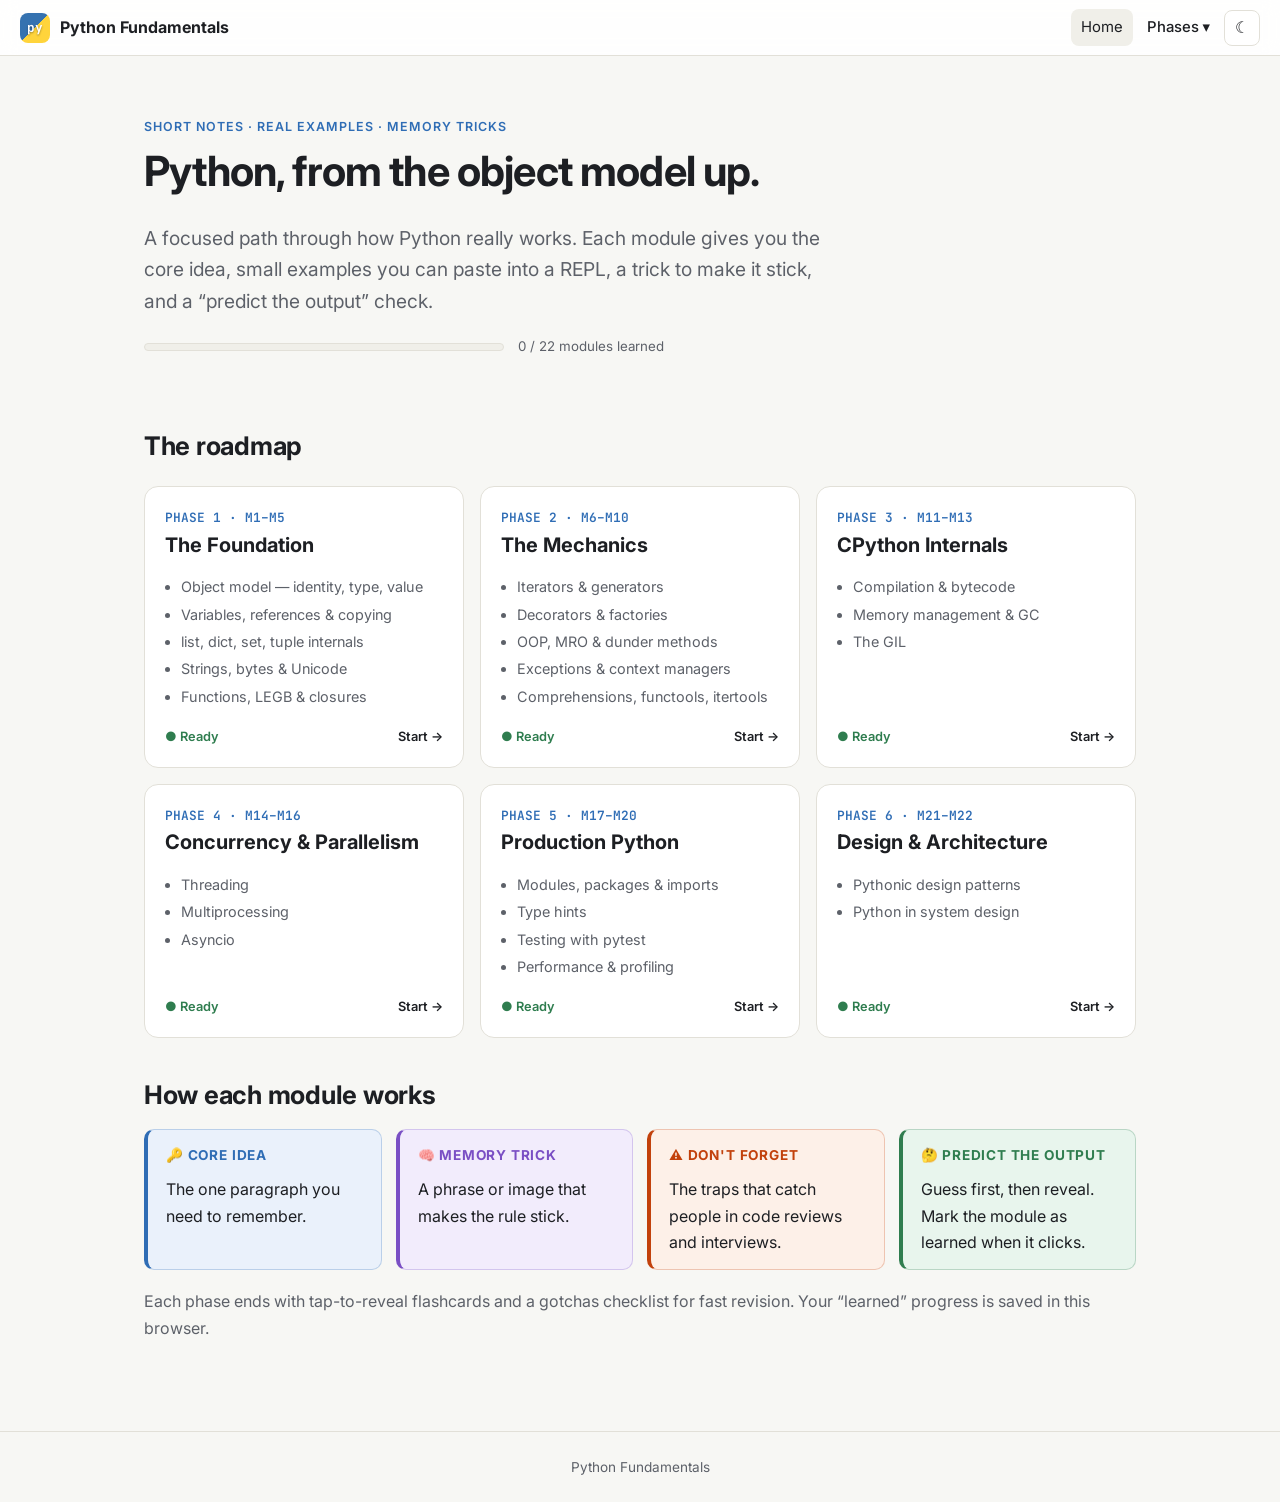
<file: index.html>
<!doctype html>
<html lang="en">
<head>
  <meta charset="utf-8">
  <meta name="viewport" content="width=device-width, initial-scale=1">
  <title>Python Fundamentals</title>
  <meta name="description" content="Learn Python fundamentals with short notes, runnable examples and easy-to-remember tricks.">
  <link rel="preconnect" href="https://fonts.googleapis.com">
  <link rel="preconnect" href="https://fonts.gstatic.com" crossorigin>
  <link href="https://fonts.googleapis.com/css2?family=Inter:wght@400;500;600;700&family=JetBrains+Mono:wght@400;600&display=swap" rel="stylesheet">
  <link rel="stylesheet" href="assets/css/style.css">
</head>
<body>

<header class="topbar">
  <a class="brand" href="index.html"><span class="brand-logo">py</span><span class="brand-text">Python Fundamentals</span></a>
  <nav class="topnav">
    <a href="index.html" class="active hide-sm">Home</a>
    <div data-phase-menu></div>
    <button class="icon-btn" data-theme-toggle aria-label="Toggle dark mode">☾</button>
  </nav>
</header>

<main class="home">
  <section class="hero">
    <span class="eyebrow">Short notes · Real examples · Memory tricks</span>
    <h1>Python, from the object model up.</h1>
    <p class="lead">A focused path through how Python really works. Each module gives you the core idea, small examples you can paste into a REPL, a trick to make it stick, and a “predict the output” check.</p>

    <div class="progress-strip" data-progress="">
      <div class="progress-bar"><span></span></div>
      <small class="muted" data-progress-label>&nbsp;</small>
    </div>
  </section>

  <h2>The roadmap</h2>
  <div class="phase-grid" data-phase-grid></div>

  <h2>How each module works</h2>
  <div class="how-grid">
    <div class="callout core"><div class="callout-title">🔑 Core idea</div><p>The one paragraph you need to remember.</p></div>
    <div class="callout trick"><div class="callout-title">🧠 Memory trick</div><p>A phrase or image that makes the rule stick.</p></div>
    <div class="callout warn"><div class="callout-title">⚠️ Don't forget</div><p>The traps that catch people in code reviews and interviews.</p></div>
    <div class="callout good"><div class="callout-title">🤔 Predict the output</div><p>Guess first, then reveal. Mark the module as learned when it clicks.</p></div>
  </div>
  <p class="muted">Each phase ends with tap-to-reveal flashcards and a gotchas checklist for fast revision. Your “learned” progress is saved in this browser.</p>
</main>

<footer class="footer">Python Fundamentals</footer>

<script src="assets/js/app.js"></script>
</body>
</html>
</file>
<file: assets/css/style.css>
/* ==========================================================================
   Python Fundamentals — shared styles
   ========================================================================== */

:root {
  --bg: #f7f7f4;
  --surface: #ffffff;
  --surface-2: #f0efe9;
  --border: #e2e0d8;
  --text: #1d1f23;
  --text-muted: #5d6169;
  --accent: #2f6db5;          /* python blue */
  --accent-soft: #e5eef9;
  --accent-2: #e0a800;        /* python yellow */

  --core: #2f6db5;   --core-bg: #eaf1fb;
  --trick: #7a4fc4;  --trick-bg: #f2ecfc;
  --warn: #c2410c;   --warn-bg: #fdf0e8;
  --good: #2f7d4f;   --good-bg: #e8f5ed;

  --code-bg: #1e2230;
  --code-text: #e4e6ee;
  --tok-keyword: #c792ea;
  --tok-string: #c3e88d;
  --tok-number: #f78c6c;
  --tok-comment: #7f879c;
  --tok-func: #82aaff;
  --tok-builtin: #ffcb6b;
  --tok-meta: #89ddff;

  --radius: 10px;
  --sidebar-w: 270px;
  --topbar-h: 56px;
  --font-sans: "Inter", system-ui, -apple-system, "Segoe UI", sans-serif;
  --font-mono: "JetBrains Mono", ui-monospace, "Cascadia Code", Consolas, monospace;
  color-scheme: light;
}

@media (prefers-color-scheme: dark) {
  :root:not([data-theme="light"]) {
    --bg: #14161b;
    --surface: #1b1e25;
    --surface-2: #232731;
    --border: #2e333e;
    --text: #e6e8ec;
    --text-muted: #9aa1ad;
    --accent: #6ea8ef;
    --accent-soft: #1f2b3d;
    --accent-2: #ffd43b;
    --core: #6ea8ef;   --core-bg: #1a2433;
    --trick: #b392f0;  --trick-bg: #251f35;
    --warn: #f59e66;   --warn-bg: #2e1f17;
    --good: #6cc48f;   --good-bg: #17281e;
    --code-bg: #0f1117;
    color-scheme: dark;
  }
}
:root[data-theme="dark"] {
  --bg: #14161b;
  --surface: #1b1e25;
  --surface-2: #232731;
  --border: #2e333e;
  --text: #e6e8ec;
  --text-muted: #9aa1ad;
  --accent: #6ea8ef;
  --accent-soft: #1f2b3d;
  --accent-2: #ffd43b;
  --core: #6ea8ef;   --core-bg: #1a2433;
  --trick: #b392f0;  --trick-bg: #251f35;
  --warn: #f59e66;   --warn-bg: #2e1f17;
  --good: #6cc48f;   --good-bg: #17281e;
  --code-bg: #0f1117;
  color-scheme: dark;
}

/* ---------- Base ---------- */
*, *::before, *::after { box-sizing: border-box; }
html { scroll-behavior: smooth; scroll-padding-top: calc(var(--topbar-h) + 16px); }
body {
  margin: 0;
  background: var(--bg);
  color: var(--text);
  font-family: var(--font-sans);
  font-size: 16px;
  line-height: 1.65;
  -webkit-font-smoothing: antialiased;
}
a { color: var(--accent); text-decoration: none; }
a:hover { text-decoration: underline; }
h1, h2, h3, h4 { line-height: 1.25; margin: 1.6em 0 0.6em; }
h1 { font-size: 2.1rem; margin-top: 0; letter-spacing: -0.02em; }
h2 { font-size: 1.6rem; letter-spacing: -0.01em; }
h3 { font-size: 1.2rem; }
p { margin: 0.6em 0; }
ul, ol { padding-left: 1.3em; }
li { margin: 0.25em 0; }
code {
  font-family: var(--font-mono);
  font-size: 0.88em;
  background: var(--surface-2);
  border: 1px solid var(--border);
  border-radius: 5px;
  padding: 0.08em 0.35em;
}
kbd {
  font-family: var(--font-mono);
  font-size: 0.8em;
  border: 1px solid var(--border);
  border-bottom-width: 2px;
  border-radius: 4px;
  padding: 0 0.35em;
  background: var(--surface);
}
.muted { color: var(--text-muted); }

/* ---------- Top bar ---------- */
.topbar {
  position: sticky; top: 0; z-index: 50;
  height: var(--topbar-h);
  display: flex; align-items: center; gap: 16px;
  padding: 0 20px;
  background: color-mix(in srgb, var(--surface) 88%, transparent);
  backdrop-filter: blur(8px);
  border-bottom: 1px solid var(--border);
}
.brand {
  display: flex; align-items: center; gap: 10px;
  font-weight: 700; color: var(--text); white-space: nowrap;
}
.brand:hover { text-decoration: none; }
.brand-logo {
  width: 30px; height: 30px; border-radius: 8px;
  display: grid; place-items: center;
  background: linear-gradient(135deg, #3572b0 50%, #ffd43b 50%);
  color: #fff; font-family: var(--font-mono); font-size: 0.8rem; font-weight: 700;
  text-shadow: 0 1px 2px rgba(0,0,0,.4);
}
.topnav { display: flex; gap: 4px; margin-left: auto; align-items: center; }
.topnav a {
  color: var(--text-muted); padding: 6px 10px; border-radius: 8px; font-size: 0.93rem;
}
.topnav a:hover, .topnav a.active { color: var(--text); background: var(--surface-2); text-decoration: none; }
.phase-menu { position: relative; }
.phase-menu summary {
  list-style: none; cursor: pointer; user-select: none;
  color: var(--text); padding: 6px 10px; border-radius: 8px; font-size: 0.93rem; font-weight: 500;
}
.phase-menu summary::-webkit-details-marker { display: none; }
.phase-menu summary:hover, .phase-menu[open] summary { background: var(--surface-2); }
.phase-menu-list {
  position: absolute; right: 0; top: calc(100% + 6px); z-index: 60;
  width: 270px; padding: 6px;
  background: var(--surface); border: 1px solid var(--border); border-radius: 12px;
  box-shadow: 0 12px 32px rgba(0,0,0,.18);
}
.phase-menu-list a, .phase-menu-list span.soon {
  display: flex; align-items: center; gap: 10px;
  padding: 8px 10px; border-radius: 8px; color: var(--text); font-size: 0.9rem;
}
.phase-menu-list a:hover { background: var(--surface-2); text-decoration: none; }
.phase-menu-list a.active { background: var(--accent-soft); color: var(--accent); font-weight: 600; }
.phase-menu-list span.soon { color: var(--text-muted); cursor: default; }
.phase-menu-list .num {
  width: 22px; height: 22px; border-radius: 6px; flex: none;
  display: grid; place-items: center;
  font-family: var(--font-mono); font-size: 0.75rem; font-weight: 600;
  background: var(--surface-2); color: var(--accent);
}
.phase-menu-list small { margin-left: auto; font-size: 0.72rem; color: var(--text-muted); }
.icon-btn {
  border: 1px solid var(--border); background: var(--surface); color: var(--text);
  width: 36px; height: 36px; border-radius: 8px; cursor: pointer;
  display: grid; place-items: center; font-size: 1rem;
}
.icon-btn:hover { background: var(--surface-2); }
.menu-btn { display: none; }

/* ---------- Layout ---------- */
.layout {
  display: grid;
  grid-template-columns: var(--sidebar-w) minmax(0, 1fr);
  max-width: 1280px; margin: 0 auto;
}
.sidebar {
  position: sticky; top: var(--topbar-h);
  height: calc(100vh - var(--topbar-h));
  overflow-y: auto;
  padding: 24px 16px 40px 20px;
  border-right: 1px solid var(--border);
  font-size: 0.92rem;
}
.sidebar h4 {
  margin: 0 0 8px; font-size: 0.75rem; text-transform: uppercase;
  letter-spacing: 0.08em; color: var(--text-muted);
}
.sidebar ol { list-style: none; padding: 0; margin: 0 0 20px; }
.sidebar li { margin: 0; }
.sidebar a {
  display: flex; align-items: center; gap: 8px;
  padding: 6px 10px; border-radius: 7px; color: var(--text-muted);
}
.sidebar a:hover { background: var(--surface-2); color: var(--text); text-decoration: none; }
.sidebar a.active { background: var(--accent-soft); color: var(--accent); font-weight: 600; }
.sidebar .sub a { padding-left: 28px; font-size: 0.86rem; }
.sidebar .done-dot {
  width: 8px; height: 8px; border-radius: 50%; flex: none;
  border: 1.5px solid var(--border);
}
.sidebar .done-dot.on { background: var(--good); border-color: var(--good); }

.content {
  padding: 36px 48px 80px;
  max-width: 900px;
  width: 100%;
  min-width: 0;
}

/* ---------- Page header ---------- */
.eyebrow {
  display: inline-block; font-size: 0.78rem; font-weight: 600;
  text-transform: uppercase; letter-spacing: 0.08em;
  color: var(--accent); margin-bottom: 8px;
}
.lead { font-size: 1.12rem; color: var(--text-muted); max-width: 680px; }
.roadmap {
  display: flex; flex-wrap: wrap; gap: 8px; margin: 22px 0 8px; padding: 0; list-style: none;
}
.roadmap li { margin: 0; }
.roadmap a {
  display: inline-flex; align-items: center; gap: 6px;
  padding: 6px 12px; border-radius: 999px;
  border: 1px solid var(--border); background: var(--surface);
  color: var(--text); font-size: 0.88rem;
}
.roadmap a:hover { border-color: var(--accent); text-decoration: none; }
.roadmap .num { font-family: var(--font-mono); color: var(--accent); font-weight: 600; }

/* ---------- Module sections ---------- */
.module {
  margin-top: 56px;
  padding-top: 8px;
  border-top: 1px solid var(--border);
}
.module-head { display: flex; align-items: flex-start; gap: 16px; justify-content: space-between; flex-wrap: wrap; }
.module-head h2 { margin-top: 0.8em; }
.module-tag {
  font-family: var(--font-mono); font-size: 0.8rem; font-weight: 600;
  color: var(--accent); display: block; margin-top: 28px;
}
.learn-btn {
  margin-top: 1.4em;
  border: 1px solid var(--border); background: var(--surface); color: var(--text-muted);
  padding: 7px 14px; border-radius: 999px; cursor: pointer; font: inherit; font-size: 0.86rem;
}
.learn-btn:hover { border-color: var(--good); color: var(--good); }
.learn-btn.on { background: var(--good-bg); border-color: var(--good); color: var(--good); font-weight: 600; }

/* ---------- Callouts ---------- */
.callout {
  border-radius: var(--radius);
  padding: 14px 18px;
  margin: 18px 0;
  border: 1px solid transparent;
  border-left-width: 4px;
}
.callout > :first-child { margin-top: 0; }
.callout > :last-child { margin-bottom: 0; }
.callout-title {
  display: flex; align-items: center; gap: 8px;
  font-weight: 700; font-size: 0.85rem; text-transform: uppercase; letter-spacing: 0.06em;
  margin-bottom: 6px;
}
.callout.core  { background: var(--core-bg);  border-color: color-mix(in srgb, var(--core) 25%, transparent);  border-left-color: var(--core); }
.callout.core .callout-title { color: var(--core); }
.callout.trick { background: var(--trick-bg); border-color: color-mix(in srgb, var(--trick) 25%, transparent); border-left-color: var(--trick); }
.callout.trick .callout-title { color: var(--trick); }
.callout.warn  { background: var(--warn-bg);  border-color: color-mix(in srgb, var(--warn) 25%, transparent);  border-left-color: var(--warn); }
.callout.warn .callout-title { color: var(--warn); }
.callout.good  { background: var(--good-bg);  border-color: color-mix(in srgb, var(--good) 25%, transparent);  border-left-color: var(--good); }
.callout.good .callout-title { color: var(--good); }
.callout ul { margin: 0.3em 0; }
.callout .mnemonic {
  font-size: 1.15rem; font-weight: 700; letter-spacing: 0.01em; margin: 2px 0 4px;
}

/* ---------- Module intro & optional deep dive ---------- */
.analogy {
  display: flex; gap: 14px; align-items: flex-start;
  margin: 18px 0; padding: 14px 18px;
  border: 1px dashed var(--border); border-radius: var(--radius); background: var(--surface);
}
.analogy .emoji { font-size: 1.8rem; line-height: 1; flex: none; }
.analogy p { margin: 0.2em 0; }
.analogy strong:first-child { display: block; margin-bottom: 2px; }

details.deeper {
  margin: 24px 0 8px;
  border: 1px solid var(--border); border-radius: var(--radius);
  background: var(--surface);
}
details.deeper > summary {
  cursor: pointer; list-style: none; user-select: none;
  padding: 12px 18px; font-weight: 600;
  display: flex; align-items: center; gap: 10px;
}
details.deeper > summary::-webkit-details-marker { display: none; }
details.deeper > summary::after { content: "Show ▾"; margin-left: auto; font-size: 0.8rem; color: var(--accent); font-weight: 600; }
details.deeper[open] > summary::after { content: "Hide ▴"; }
details.deeper > summary small { font-weight: 400; color: var(--text-muted); }
details.deeper > .deeper-body { padding: 0 18px 16px; border-top: 1px solid var(--border); }
details.deeper h3:first-child, details.deeper h4:first-child { margin-top: 1em; }

/* ---------- Tables ---------- */
.table-wrap { overflow-x: auto; margin: 16px 0; border: 1px solid var(--border); border-radius: var(--radius); }
table { width: 100%; border-collapse: collapse; font-size: 0.93rem; background: var(--surface); }
th, td { padding: 9px 14px; text-align: left; border-bottom: 1px solid var(--border); vertical-align: top; }
th { background: var(--surface-2); font-weight: 600; font-size: 0.85rem; }
tr:last-child td { border-bottom: none; }

/* ---------- Code ---------- */
.code {
  position: relative;
  margin: 16px 0;
  border-radius: var(--radius);
  background: var(--code-bg);
  overflow: hidden;
}
.code-label {
  display: flex; justify-content: space-between; align-items: center;
  padding: 6px 12px 6px 16px;
  font-family: var(--font-mono); font-size: 0.75rem; color: #8b93a7;
  border-bottom: 1px solid rgba(255,255,255,0.06);
}
.copy-btn {
  border: 1px solid rgba(255,255,255,0.12); background: transparent; color: #aab2c5;
  font: inherit; font-size: 0.72rem; padding: 2px 8px; border-radius: 5px; cursor: pointer;
}
.copy-btn:hover { color: #fff; border-color: rgba(255,255,255,0.3); }
pre {
  margin: 0; padding: 14px 16px; overflow-x: auto;
  font-family: var(--font-mono); font-size: 0.86rem; line-height: 1.6;
  color: var(--code-text);
}
pre code { background: none; border: none; padding: 0; font-size: inherit; color: inherit; }

/* highlight.js tokens — themed via variables */
.hljs-keyword, .hljs-literal, .hljs-selector-tag { color: var(--tok-keyword); }
.hljs-string, .hljs-subst .hljs-string { color: var(--tok-string); }
.hljs-number { color: var(--tok-number); }
.hljs-comment { color: var(--tok-comment); font-style: italic; }
.hljs-title, .hljs-title.function_, .hljs-title.class_ { color: var(--tok-func); }
.hljs-built_in, .hljs-type { color: var(--tok-builtin); }
.hljs-meta, .hljs-decorator, .hljs-params { color: var(--tok-meta); }
.hljs-subst { color: var(--code-text); }

/* ASCII diagrams */
pre.diagram {
  background: var(--surface); color: var(--text);
  border: 1px solid var(--border); border-radius: var(--radius);
  font-size: 0.82rem; margin: 16px 0;
}

/* ---------- Predict the output ---------- */
.predict {
  border: 1px solid var(--border); border-radius: var(--radius);
  background: var(--surface); margin: 20px 0; overflow: hidden;
}
.predict-head {
  padding: 10px 16px; font-weight: 600; font-size: 0.9rem;
  display: flex; gap: 8px; align-items: center;
  border-bottom: 1px solid var(--border); background: var(--surface-2);
}
.predict .code { margin: 0; border-radius: 0; }
.predict details { padding: 0; }
.predict summary {
  cursor: pointer; padding: 10px 16px; font-weight: 600; color: var(--accent);
  font-size: 0.9rem; list-style: none; user-select: none;
}
.predict summary::-webkit-details-marker { display: none; }
.predict summary::before { content: "▸ "; }
.predict details[open] summary::before { content: "▾ "; }
.predict .answer { padding: 0 16px 14px; }
.predict .answer pre { background: var(--surface-2); color: var(--text); border-radius: 8px; padding: 10px 14px; }

/* ---------- Visual diagrams ---------- */
.diagram-box {
  border: 1px solid var(--border); border-radius: var(--radius);
  background: var(--surface); padding: 20px; margin: 18px 0;
}
.diagram-box svg { display: block; width: 100%; height: auto; max-width: 640px; margin: 0 auto; }
.diagram-box svg text { font-family: var(--font-sans); fill: var(--text); }
.diagram-box svg .mono { font-family: var(--font-mono); }
.diagram-caption { text-align: center; font-size: 0.85rem; color: var(--text-muted); margin-top: 10px; }

.split { display: grid; grid-template-columns: 1fr 1fr; gap: 14px; margin: 16px 0; }
.split > div {
  border: 1px solid var(--border); border-radius: var(--radius); padding: 14px 16px; background: var(--surface);
  min-width: 0;   /* let code blocks scroll inside the column instead of widening the page */
}
.split h4 { margin: 0 0 6px; font-size: 0.95rem; }
.split .pill-row { display: flex; flex-wrap: wrap; gap: 6px; }
.pill {
  font-family: var(--font-mono); font-size: 0.8rem; padding: 2px 9px; border-radius: 999px;
  border: 1px solid var(--border); background: var(--surface-2);
}
.split .mut h4 { color: var(--warn); }
.split .imm h4 { color: var(--good); }

/* nested LEGB */
.legb { margin: 18px 0; }
.legb div {
  border: 2px solid var(--border); border-radius: 12px; padding: 10px 14px 14px;
  font-size: 0.9rem;
}
.legb div div { margin-top: 8px; }
.legb .b { background: var(--surface-2); }
.legb .g { background: var(--surface); }
.legb .e { background: var(--accent-soft); border-color: color-mix(in srgb, var(--accent) 30%, transparent); }
.legb .l { background: var(--trick-bg); border-color: color-mix(in srgb, var(--trick) 40%, transparent); }
.legb strong { font-family: var(--font-mono); }

/* exception tree */
.tree { font-family: var(--font-mono); font-size: 0.88rem; margin: 16px 0; padding: 14px 18px;
  border: 1px solid var(--border); border-radius: var(--radius); background: var(--surface); }
.tree ul { list-style: none; padding-left: 22px; margin: 0; border-left: 1px dashed var(--border); }
.tree > ul { border-left: none; padding-left: 0; }
.tree li { margin: 4px 0; }
.tree .bad { color: var(--warn); }
.tree .ok { color: var(--good); font-weight: 600; }
.tree .note { font-family: var(--font-sans); color: var(--text-muted); font-size: 0.82rem; }

/* flow steps */
.flow { display: flex; flex-wrap: wrap; align-items: center; gap: 8px; margin: 16px 0; }
.flow .step {
  padding: 8px 12px; border-radius: 8px; border: 1px solid var(--border);
  background: var(--surface); font-size: 0.88rem;
}
.flow .step code { font-size: 0.82rem; }
.flow .arrow { color: var(--text-muted); font-weight: 700; }

/* ---------- Flashcards ---------- */
.flashcards { display: grid; grid-template-columns: repeat(auto-fill, minmax(250px, 1fr)); gap: 14px; margin: 18px 0; }
.flashcard {
  perspective: 1000px; min-height: 150px; cursor: pointer;
  border: none; background: none; padding: 0; font: inherit; color: inherit; text-align: left;
}
.flashcard-inner {
  position: relative; width: 100%; height: 100%; min-height: 150px;
  transition: transform 0.45s; transform-style: preserve-3d;
}
.flashcard.flipped .flashcard-inner { transform: rotateY(180deg); }
.flashcard-face {
  position: absolute; inset: 0; backface-visibility: hidden;
  border: 1px solid var(--border); border-radius: var(--radius);
  padding: 16px 16px 26px; display: block; overflow-y: auto;
  font-size: 0.92rem;
}
.flashcard-front { background: var(--surface); font-weight: 600; }
.flashcard-front::after { content: "tap to reveal"; position: absolute; bottom: 10px; right: 14px; font-size: 0.72rem; font-weight: 400; color: var(--text-muted); }
.flashcard-back { background: var(--accent-soft); transform: rotateY(180deg); }
.flashcard:focus-visible .flashcard-face { outline: 2px solid var(--accent); outline-offset: 2px; }

/* ---------- Gotcha checklist ---------- */
.gotchas { counter-reset: g; list-style: none; padding: 0; }
.gotchas li {
  counter-increment: g; position: relative;
  padding: 10px 14px 10px 50px; margin: 8px 0;
  border: 1px solid var(--border); border-radius: 8px; background: var(--surface);
}
.gotchas li::before {
  content: counter(g); position: absolute; left: 12px; top: 10px;
  width: 26px; height: 26px; border-radius: 50%;
  background: var(--warn-bg); color: var(--warn); font-weight: 700; font-size: 0.8rem;
  display: grid; place-items: center;
}

/* ---------- Home page ---------- */
.hero { padding: 56px 0 24px; }
.hero h1 { font-size: 2.6rem; }
.hero .lead { font-size: 1.2rem; }
.home { max-width: 1040px; margin: 0 auto; padding: 0 24px 80px; }
.progress-strip {
  display: flex; align-items: center; gap: 14px; margin: 18px 0 8px; max-width: 520px;
}
.progress-bar { flex: 1; height: 8px; background: var(--surface-2); border-radius: 999px; overflow: hidden; border: 1px solid var(--border); }
.progress-bar span { display: block; height: 100%; width: 0; background: var(--good); transition: width .4s; }
.phase-grid { display: grid; grid-template-columns: repeat(auto-fill, minmax(300px, 1fr)); gap: 16px; margin: 24px 0; }
.phase-card {
  display: flex; flex-direction: column;
  border: 1px solid var(--border); border-radius: 14px; background: var(--surface);
  padding: 20px; color: var(--text); position: relative;
  transition: border-color .2s, transform .2s;
}
a.phase-card:hover { border-color: var(--accent); text-decoration: none; transform: translateY(-2px); }
.phase-card .phase-num { font-family: var(--font-mono); font-size: 0.8rem; color: var(--accent); font-weight: 600; }
.phase-card h3 { margin: 4px 0 8px; font-size: 1.25rem; }
.phase-card ul { margin: 6px 0 14px; padding-left: 1.1em; color: var(--text-muted); font-size: 0.9rem; }
.phase-card .status {
  margin-top: auto; font-size: 0.8rem; font-weight: 600;
  display: flex; justify-content: space-between; align-items: center;
}
.phase-card .status .ready { color: var(--good); }
.phase-card.locked { opacity: 0.6; }
.phase-card.locked .status { color: var(--text-muted); }
.how-grid { display: grid; grid-template-columns: repeat(auto-fill, minmax(220px, 1fr)); gap: 14px; margin: 18px 0; }
.how-grid .callout { margin: 0; }

.footer {
  border-top: 1px solid var(--border); padding: 24px; text-align: center;
  color: var(--text-muted); font-size: 0.85rem;
}

.pager { display: flex; justify-content: space-between; gap: 16px; margin-top: 56px; flex-wrap: wrap; }
.pager a {
  flex: 1; min-width: 200px; border: 1px solid var(--border); border-radius: var(--radius);
  padding: 14px 18px; background: var(--surface); color: var(--text);
}
.pager a:hover { border-color: var(--accent); text-decoration: none; }
.pager small { display: block; color: var(--text-muted); }
.pager .next { text-align: right; }

/* ---------- Responsive ---------- */
@media (max-width: 900px) {
  .layout { grid-template-columns: minmax(0, 1fr); }
  .menu-btn { display: grid; }
  .sidebar {
    position: fixed; top: var(--topbar-h); left: 0; z-index: 40;
    width: min(300px, 85vw); background: var(--surface);
    transform: translateX(-100%); transition: transform .25s;
    box-shadow: 0 10px 30px rgba(0,0,0,.2);
  }
  body.nav-open .sidebar { transform: translateX(0); }
  .content { padding: 24px 16px 64px; }
  .topnav a.hide-sm { display: none; }
  .split { grid-template-columns: 1fr; }
  h1 { font-size: 1.75rem; }
  .hero h1 { font-size: 2rem; }
  .home { padding: 0 16px 64px; }
}
@media (max-width: 520px) {
  .topnav a { padding: 6px 7px; font-size: 0.85rem; }
  .brand span.brand-text { display: none; }
}
</file>
